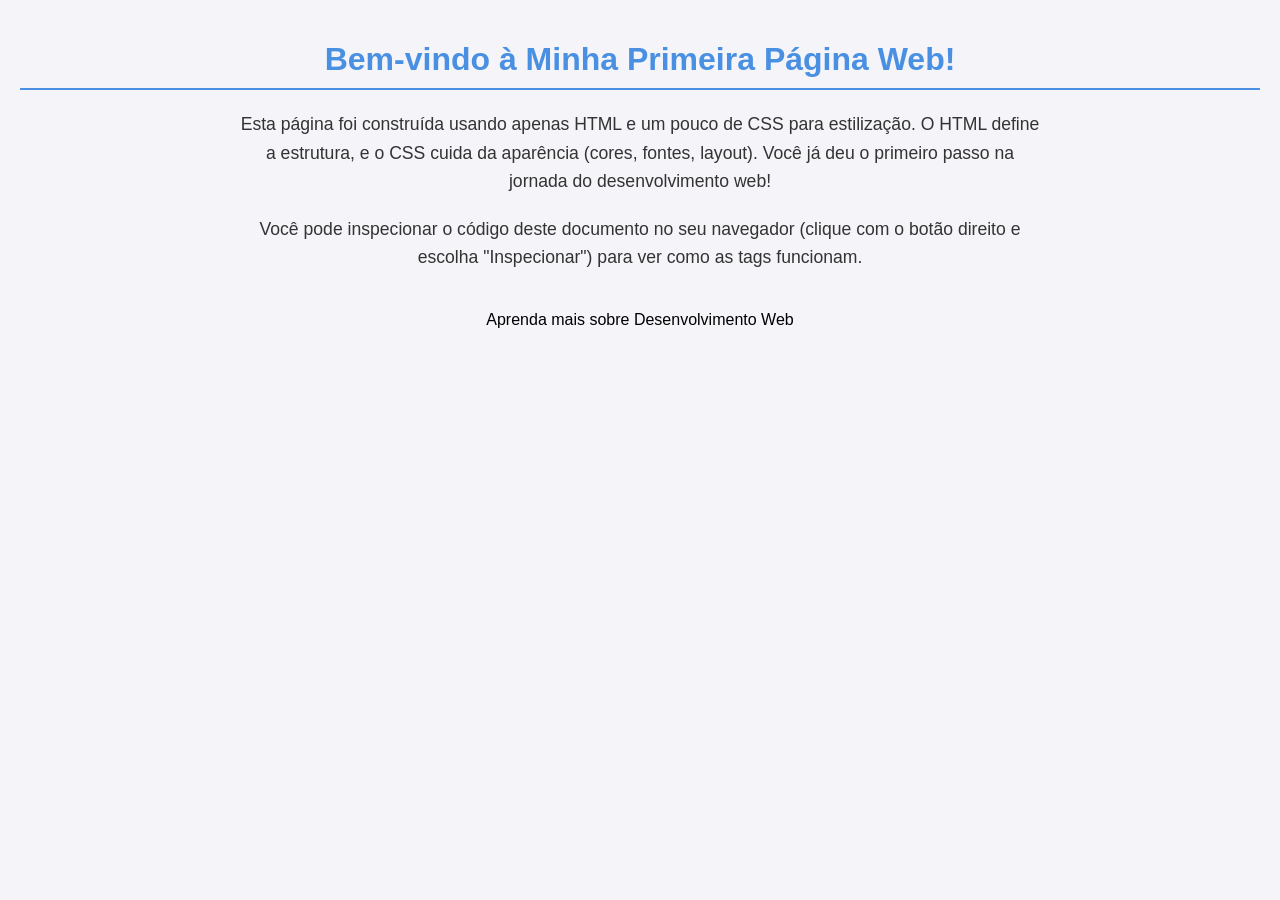
<file: Aula 01/index.html>
<!DOCTYPE html>
<html lang="pt-br">
<head> 
	<!--
		O <head> contém informações sobre o documento que não são exibidas diretamente na página
	-->
	<meta charset="UTF-8">
	<meta name="viewport" content="width=device-width, initial-scale=1.0">
	<!-- O <title> define o que aparece na aba do navegador-->
	<title>Primeira Aula de HTML Básico</title>
	
	<!--
		Bloco de <style> para adicionar um pouco de CSS (Estilização)
		Isso deixa a página com uma aparência mais agradável.
	-->
	<style>
	/*Define a fonte padrão para o corpo da página*/
	body {
		font-family: Arial, sans-serif;
		margin: 0;
		padding: 20px;
		background-color: #f4f4f9;
		color: #333;
		text-align: center;/*Centraliza o texto*/
	}
	/*Estilo para o cabeçalho principal*/
	h1{
		color: #4a90e2; /*Azul vibrante*/
		border-bottom: 2px solid #4a90e2;
		padding-bottom: 10px;
		margin-bottom: 20px;
	}
	/*Estilo para parágrafos*/
	p{
		font-size: 1.1em;
		line-height: 1.6;
		max-width: 800px;
		margin: 20px auto; /*Centraliza o parágrafo na página*/
	}
	/*Estilo para o link*/
		.link-container {
		margin-top: 30px;
	}
	
	a{
		display: inline-block;
		backgroung-color: #f4f4f9; /*Verde amigável*/
		color: black;
		padding: 10px 20px;
		text-decoration: none; /*Remove o sublinhado padrão*/
		border-radius: 8px; /*Cantos arredondados */
		transition: background-color 0.3s;
	}
	a:hover {
		background-color: #45a049; /*Cor mais escura ao passar o mouse*/
	}
	</style>
</head>
<body>
	<!--
	O <body> contém todo o conteúdo visível que o usuário vê na tela.
	-->
	<!-- Um cabeçalho de nível 1 (o mais importante) -->
	<h1>Bem-vindo à Minha Primeira Página Web!</h1>
	<!-- Um parágrafo de texto -->
	<p>
		Esta página foi construída usando apenas HTML e um pouco de CSS para estilização.
		O HTML define a estrutura, e o CSS cuida da aparência (cores, fontes, layout).
		Você já deu o primeiro passo na jornada do desenvolvimento web!
	</p>
	<!-- Outro parágrafo mais específico -->
	<p>
		Você pode inspecionar o código deste documento no seu navegador (clique com o botão direito e escolha "Inspecionar") para ver como as tags funcionam.
	</p>
	<!-- Um link clicável. O atributo 'href' é crucial para a navegação.'-->
	<div class="link-container">
		<a href="https://developers.google.com/web/fundamentals" target="_blank">
			Aprenda mais sobre Desenvolvimento Web
		</a>
		</div>
		<!-- Comentário final: Parabéns! -->
		<!--Continue praticando e experimentando novas tags! -->
</body>
</HTML>
</file>
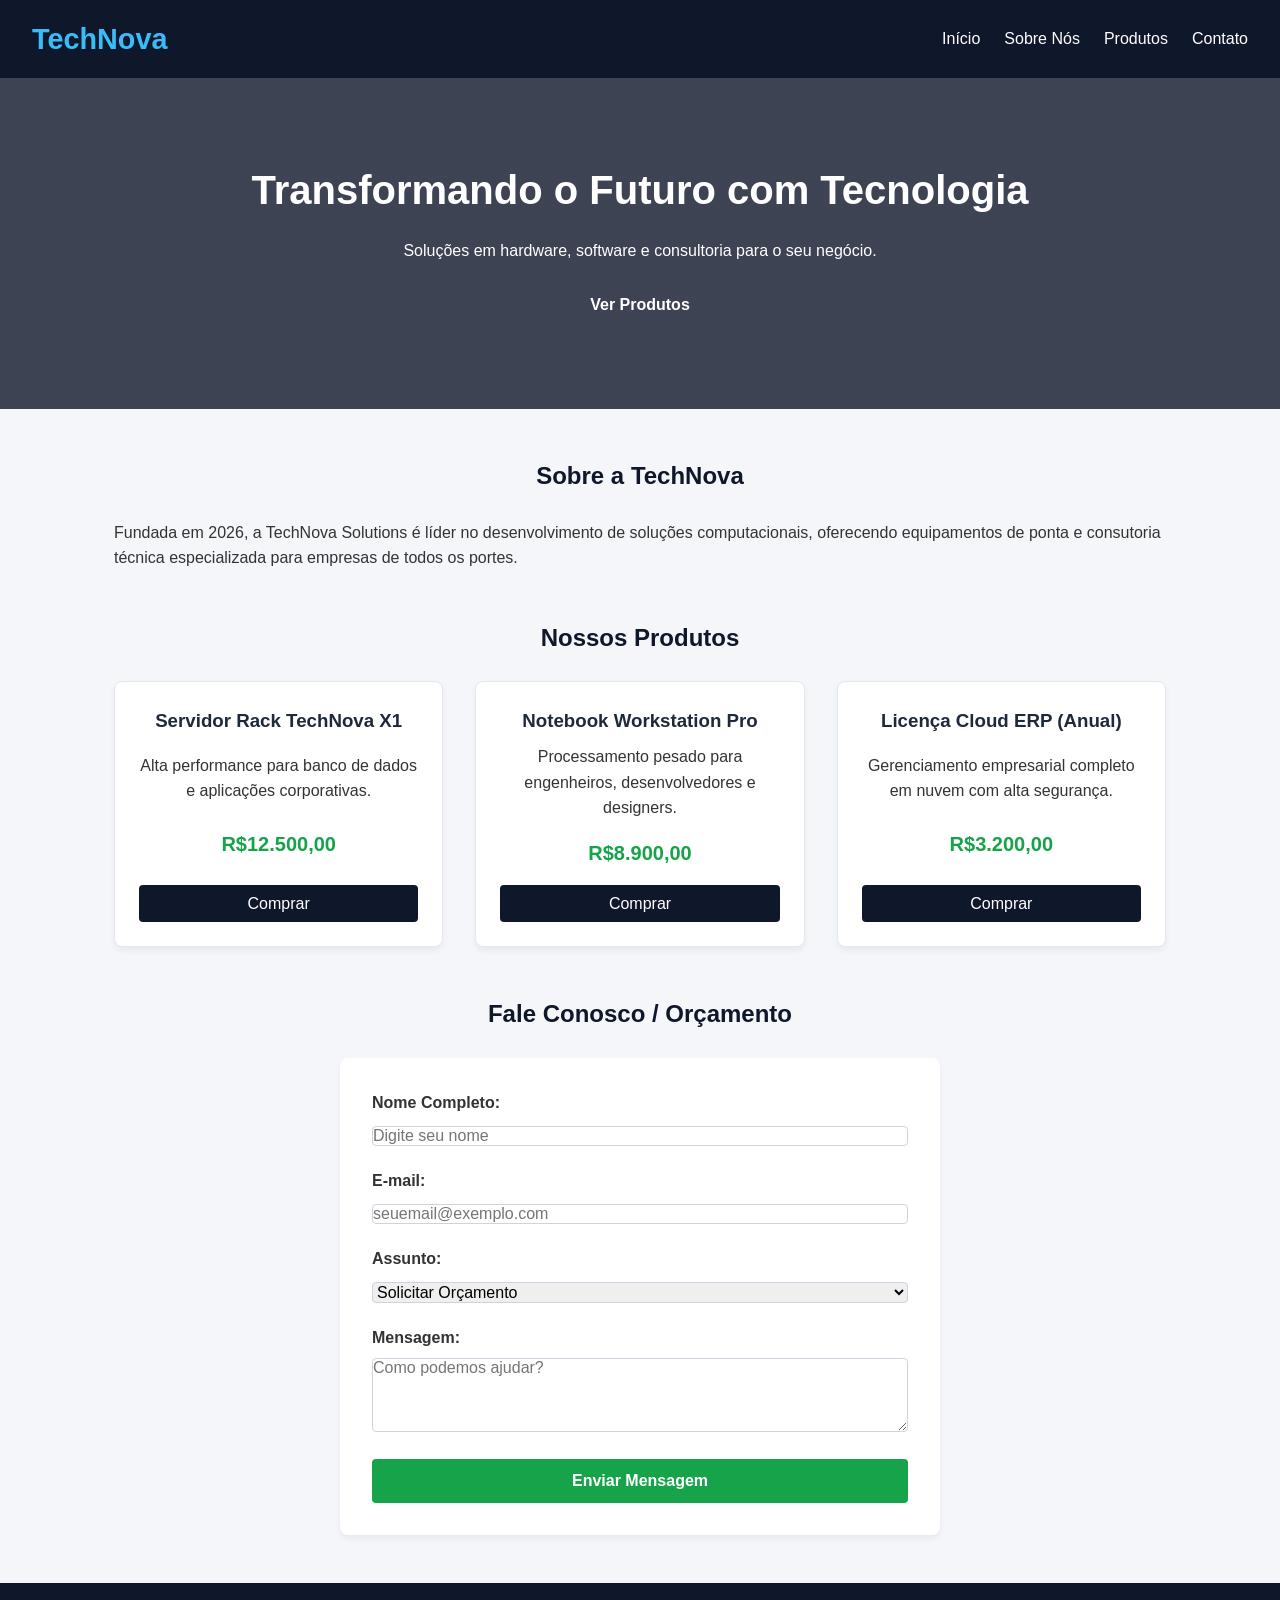
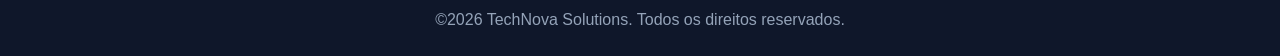
<file: projeto-technova/index.html>
<!DOCTYPE html>
<html lang="pt-BR">
    <head>
        <meta charset="UTF-8">
        <meta name="viewport" content="width=device-width, initial-scale=1.0">
        <title>TechNova Solutions - Tecnologia & Inovação</title>
        <link rel="stylesheet" href="style.css">
    </head>
    <body>
        <header>
            <div class="logo">
                <h1>TechNova</h1>
            </div>
            <nav>
                <ul>
                    <li><a href="#nome">Início</a></li>
                    <li><a href="#sobre">Sobre Nós</a></li>
                    <li><a href="#produtos">Produtos</a></li>
                    <li><a href="#contato">Contato</a></li>
                </ul>
            </nav>
        </header>

        <section id="home" class="hero">
            <h2>Transformando o Futuro com Tecnologia</h2>
            <p>Soluções em hardware, software e consultoria para o seu negócio.</p>
            <a href="#produtos" class="btn">Ver Produtos</a>
        </section>

        <section id="sobre" class="container">
            <h2>Sobre a TechNova</h2>
            <p>Fundada em 2026, a TechNova Solutions é líder no desenvolvimento de 
                soluções computacionais, oferecendo equipamentos de ponta e consutoria 
                técnica especializada para empresas de todos os portes.</p>
        </section>

        <section id="produtos" class="container">
            <h2>Nossos Produtos</h2>
            <div class="grid-produtos">
                
                <div class="card-produto">
                    <h3>Servidor Rack TechNova X1</h3>
                    <p>Alta performance para banco de dados e aplicações corporativas.</p>
                    <span class="preco">R$12.500,00</span>
                    <button onclick="adicionarAoCarrinho('Servidor Rack TechNova X1')">Comprar</button>
                </div>
                
                <div class="card-produto">
                    <h3>Notebook Workstation Pro</h3>
                    <p>Processamento pesado para engenheiros, desenvolvedores e designers.</p>
                    <span class="preco">R$8.900,00</span>
                    <button onclick="adicionarAoCarrinho('Notebook Workstation Pro')">Comprar</button>
                </div>

                <div class="card-produto">
                    <h3>Licença Cloud ERP (Anual)</h3>
                    <p>Gerenciamento empresarial completo em nuvem com alta segurança.</p>
                    <span class="preco">R$3.200,00</span>
                    <button onclick="adicionarAoCarrinho('Licença Cloud ERP')">Comprar</button>
                </div>

            </div>
        </section>

        <section id="contato" class="container">
            <h2>Fale Conosco / Orçamento</h2>
            <form id="formContato">
                <div class="campo">
                    <label for="nome">Nome Completo:</label>
                    <input type="text" id="nome" required placeholder="Digite seu nome">
                </div>

                <div class="campo">
                    <label for="email">E-mail:</label>
                    <input type="email" id="email" required placeholder="seuemail@exemplo.com">
                </div>

                <div class="campo">
                    <label for="assunto">Assunto:</label>
                    <select id="assunto">
                        <option value="orcamento">Solicitar Orçamento</option>
                        <option value="suporte">Suporte Técnico</option>
                        <option value="outros">Outros Assuntos</option>
                    </select>
                </div>

                <div class="campo">
                    <label for="mensagem">Mensagem:</label>
                    <textarea id="mensagem" rows="4" required placeholder="Como podemos ajudar?"></textarea>
                </div>

                <button type="submit" class="btn-enviar">Enviar Mensagem</button>
            </form>
        </section>

        <footer>
            <p>&copy;2026 TechNova Solutions. Todos os direitos reservados.</p>
        </footer>

        <script src="script.js"></script>
    </body>
</html>
</file>
<file: projeto-technova/style.css>
/*RESET BÁsico*/
*{
    margin: 0;
    padding: 0;
    box-sizing: border-box;
    font-family: 'Segoe UI', Tahoma, Geneva, Verdana, sans-serif;
}

body{
    background-color: #f4f6f9;
    color: #333;
    line-height: 1.6;
}

/*CABEÇALHO RESPONSIVO*/
header{
    background-color: #0f172a;
    color: #fff;
    padding: 1rem 2rem;
    display: flex;
    justify-content: space-between;
    align-items: center;
    position: sticky;
    top: 0;
    z-index: 100;
}

header .logo h1{
    color: #38bdf8;
    font-size: 1.8rem;
}

nav ul{
    display: flex;
    list-style: none;
    gap: 1.5rem;
}

nav a{
    color: #fff;
    text-decoration: none;
    font-weight: 500;
    transition: color 0.3s;
}

nav a:hover{
    color: #38bdf8;
}

/*SEÇÃO HERO*/
.hero{
    background: linear-gradient(rgba(15, 23, 42, 0.8), rgba(15, 23, 42, 0.8)),
    url('https://images.unsplash.com/photo-1518770660439-4636190af475?q=80&w=1200') center/cover;
    color: #fff;
    text-align: center;
    padding: 5rem 1rem;
}

.hero h2{
    font-size: 2.5rem;
    margin-bottom: 1rem;
}

.btn{
    display: inline-block;
    background-color: 0284c7;
    color: #fff;
    padding: 0.75rem 1.5rem;
    text-decoration: none;
    border-radius: 5px;
    margin-top: 1rem;
    font-weight: bold;
}

.btn:hover{
    background-color: #0369a1;
}

/*CONTAINER GERAL*/
.container{
    max-width: 1100px;
    margin: 3rem auto;
    padding: 0 1.5rem;
}

.container h2{
    text-align: center;
    margin-bottom: 1.5rem;
    color: #0f172a;
}

/*GRID DE PRODUTOS (RESPONSIVO)*/
.grid-produtos{
    display: grid;
    grid-template-columns: repeat(auto-fit, minmax(280px, 1fr));
    gap: 2rem;
}

.card-produto{
    background: #fff;
    border: 1px solid #e2e8f0;
    border-radius: 8px;
    padding: 1.5rem;
    text-align: center;
    box-shadow: 0 4px 6px rgba(0,0,0,0.05);
    display: flex;
    flex-direction: column;
    justify-content: space-between;
}

.card-produto h3{
    margin-bottom: 0.5rem;
    color: #1e293b;
}

.preco{
    display: block;
    font-size: 1.25rem;
    font-weight: bold;
    color: #16a34a;
    margin: 1rem 0;
}

.card-produto button{
    background-color: #0f172a;
    color: #fff;
    border: none;
    padding: 0.6rem;
    border-radius: 4px;
    cursor: pointer;
    font-size: 1rem;
}

.card-produto button:hover{
    background-color: #0284c7;
}

/*FORMULÁRIO*/
form{
    background: #fff;
    padding: 2rem;
    border-radius: 8px;
    box-shadow: 0 4px 6px rgba(0,0,0,0.05);
    max-width: 600px;
    margin: 0 auto;
}

.campo{
    margin-bottom: 1.2rem;
}

.campo label{
    display: block;
    margin-bottom: 0.5rem;
    font-weight: 600;
}

.campo input, .campo select, .campo textarea{
    width: 100%;
    padding: 0,75rem;
    border: 1px solid #cbd5e1;
    border-radius: 4px;
    font-size: 1rem;
}

.btn-enviar{
    width: 100%;
    background-color: #16a34a;
    color: #fff;
    border: none;
    padding: 0.8rem;
    font-size: 1rem;
    font-weight: bold;
    border-radius: 4px;
    cursor: pointer;
}

.btn-enviar:hover{
    background-color: #15803d;
}

/*RODAPÉ*/
footer{
    background-color: #0f172a;
    color: #94a3b8;
    text-align: center;
    padding: 1.5rem;
    margin-top: 3rem;
}

/*REGRAS DE RESPONSIVIDADE (MEDIA QUERIES)*/
@media (max-width: 768px) {
    header{
        flex-direction: column;
        gap: 1rem;
        text-align: center;
    }

    .hero h2{
        font-size: 1.8rem;
    }
}
</file>
